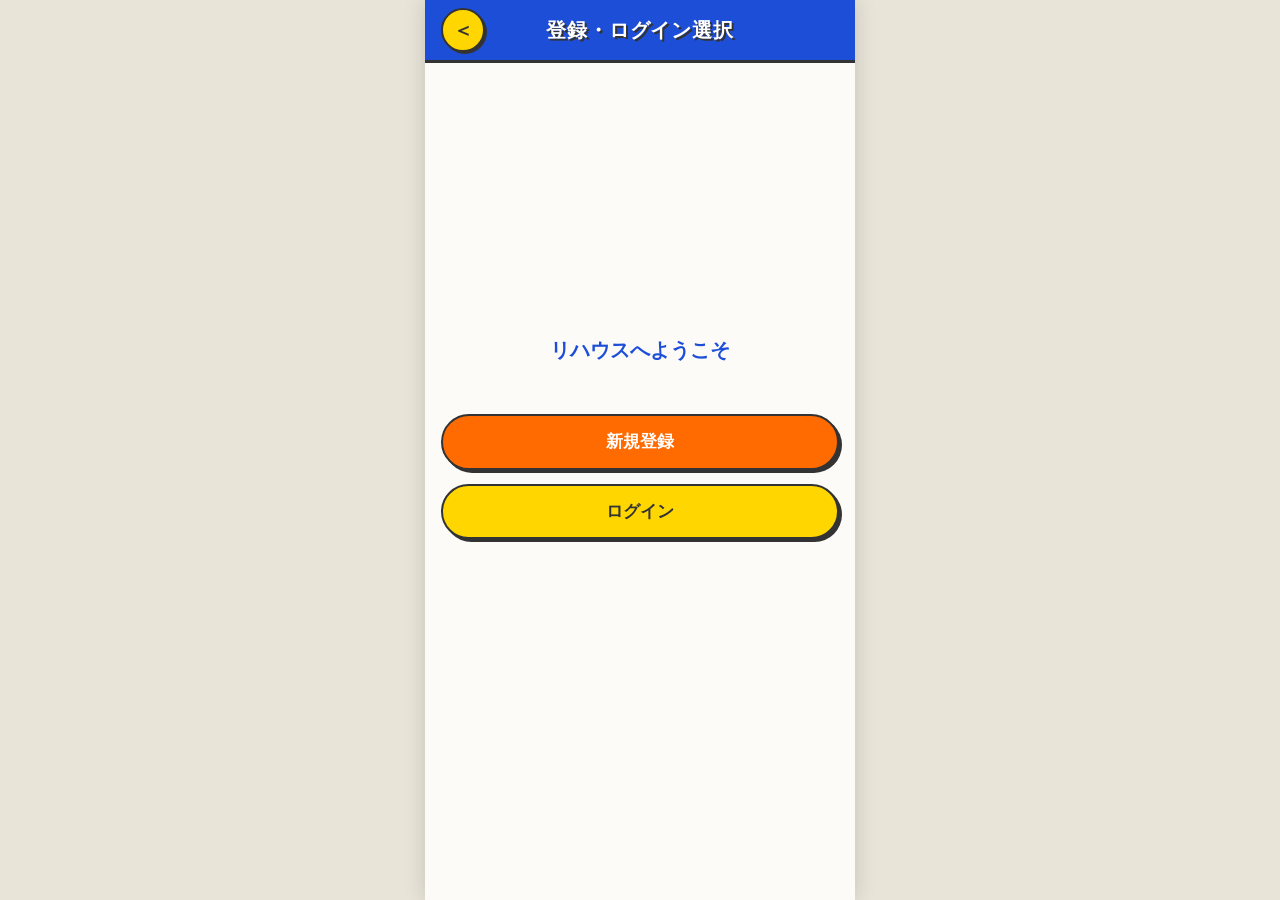
<file: auth-choice.html>
<!DOCTYPE html>
<html lang="ja">
<head>
  <meta charset="UTF-8">
  <meta name="viewport" content="width=device-width, initial-scale=1.0">
  <title>登録・ログイン選択 - リハウス</title>
  <link rel="stylesheet" href="./style.css">
</head>
<body>
  <div class="app-container">
    <header class="app-header">
      <a href="./index.html" class="back-btn">＜</a>
      <h1>登録・ログイン選択</h1>
      <div class="header-placeholder"></div>
    </header>

    <main class="app-content" style="display: flex; flex-direction: column; justify-content: center; min-height: 70vh;">
      <h2 style="text-align: center; margin-bottom: 30px; font-size: 20px;">リハウスへようこそ</h2>
      <div class="btn-group">
        <a href="./register.html" class="btn">新規登録</a>
        <a href="./mypage.html" class="btn btn-secondary">ログイン</a>
      </div>
    </main>
  </div>
  <script src="./script.js"></script>
</body>
</html>
</file>
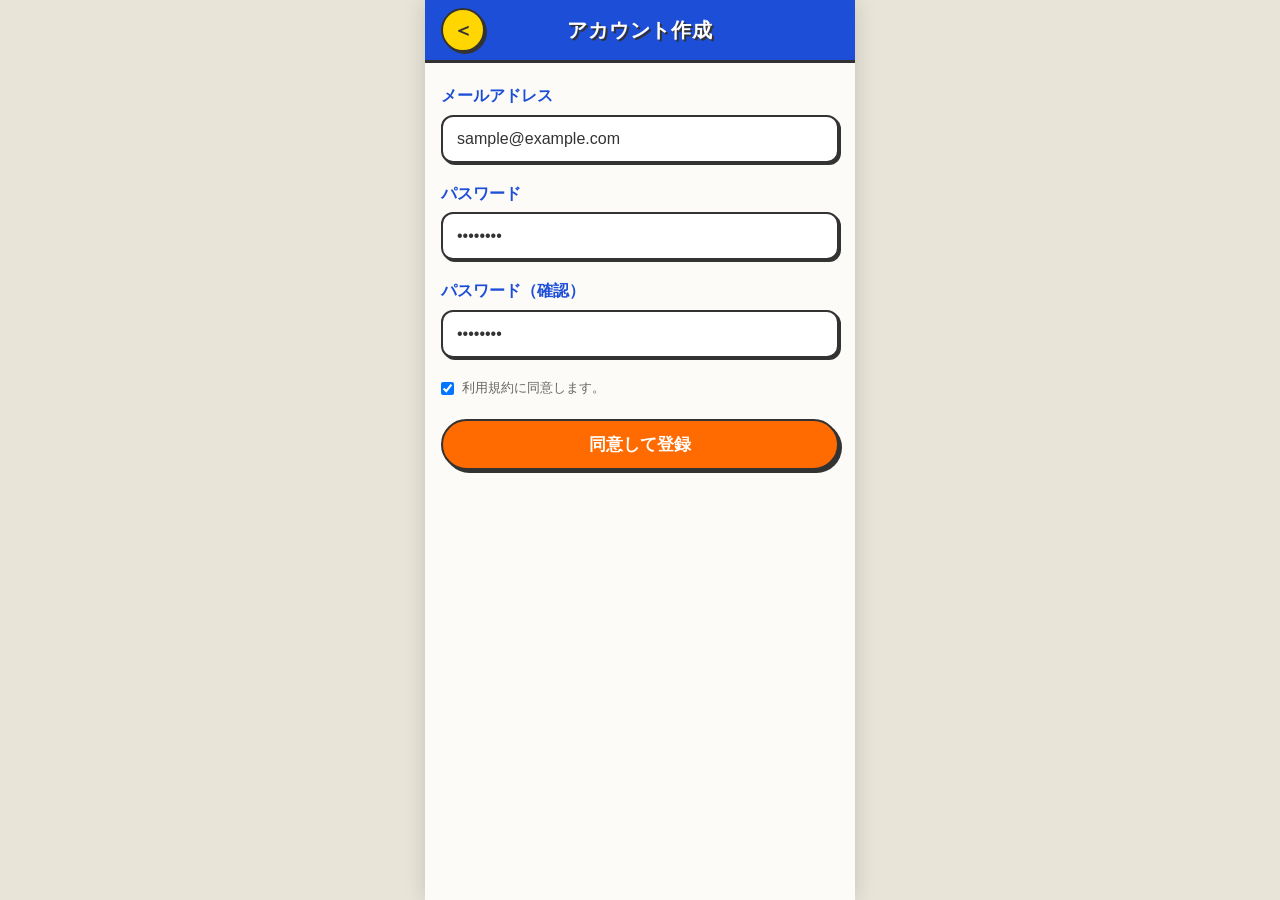
<file: register.html>
<!DOCTYPE html>
<html lang="ja">
<head>
  <meta charset="UTF-8">
  <meta name="viewport" content="width=device-width, initial-scale=1.0">
  <title>アカウント作成 - リハウス</title>
  <link rel="stylesheet" href="./style.css">
</head>
<body>
  <div class="app-container">
    <header class="app-header">
      <a href="./auth-choice.html" class="back-btn">＜</a>
      <h1>アカウント作成</h1>
      <div class="header-placeholder"></div>
    </header>

    <main class="app-content">
      <form onsubmit="event.preventDefault(); window.location.href='./profile-setup.html';">
        <div class="form-group">
          <label>メールアドレス</label>
          <input type="email" class="form-input" placeholder="メールアドレスを入力する" value="sample@example.com" required>
        </div>
        <div class="form-group">
          <label>パスワード</label>
          <input type="password" class="form-input" placeholder="パスワードを入力する" value="********" required>
        </div>
        <div class="form-group">
          <label>パスワード（確認）</label>
          <input type="password" class="form-input" placeholder="パスワードを再入力してください" value="********" required>
        </div>
        
        <div style="margin: 20px 0; font-size: 13px; color: #666666; display: flex; align-items: center; gap: 8px;">
          <input type="checkbox" id="terms" checked required>
          <label for="terms" style="margin-bottom: 0;">利用規約に同意します。</label>
        </div>

        <button type="submit" class="btn">同意して登録</button>
      </form>
    </main>
  </div>
  <script src="./script.js"></script>
</body>
</html>
</file>
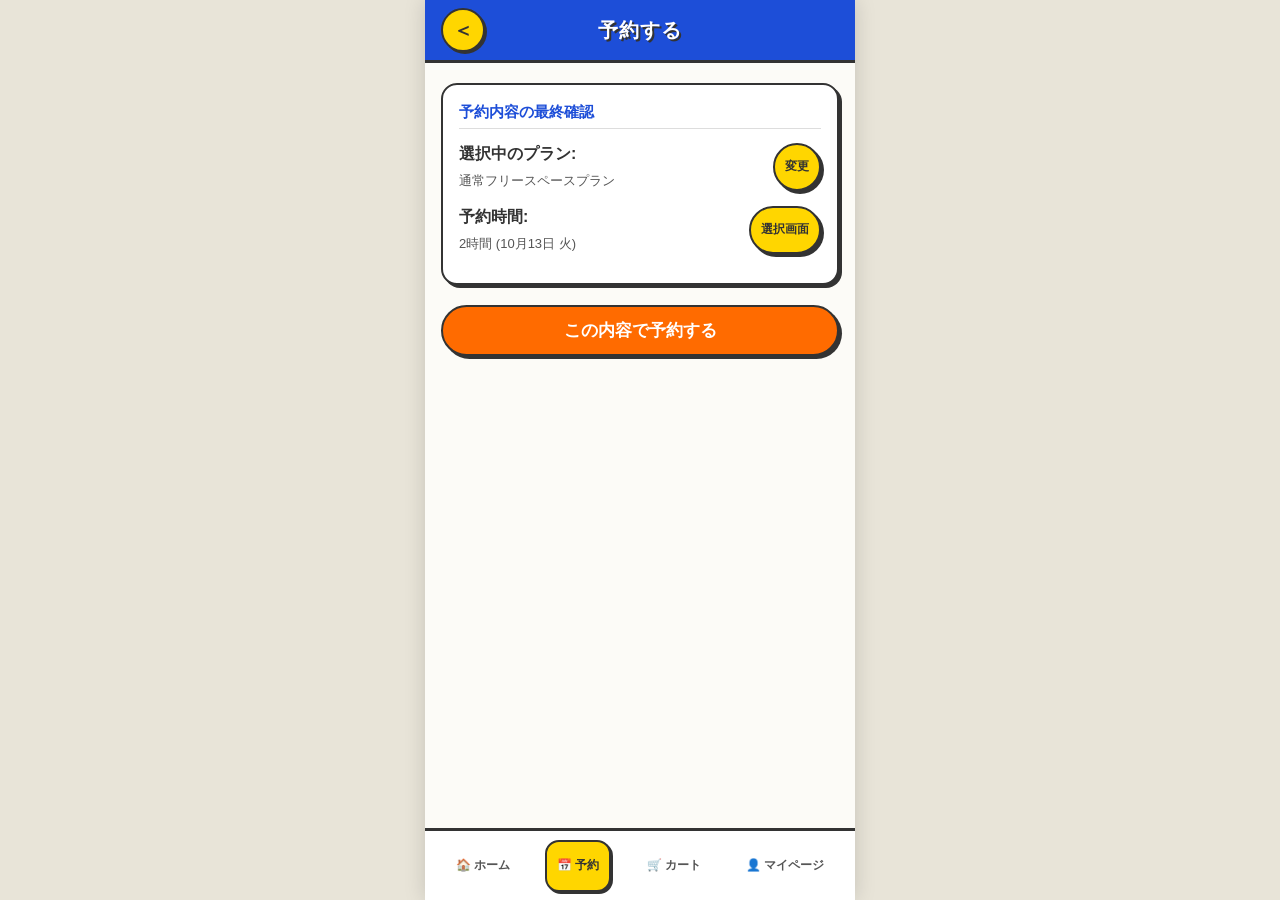
<file: reserve-confirm.html>
<!DOCTYPE html>
<html lang="ja">
<head>
  <meta charset="UTF-8">
  <meta name="viewport" content="width=device-width, initial-scale=1.0">
  <title>予約確認 - リハウス</title>
  <link rel="stylesheet" href="./style.css">
</head>
<body>
  <div class="app-container">
    <header class="app-header">
      <a href="./reserve-time.html" class="back-btn">＜</a>
      <h1>予約する</h1>
      <div class="header-placeholder"></div>
    </header>

    <main class="app-content">
      <div id="success-alert" class="alert-box" style="display: none;">
        予約が完了しました！！
      </div>

      <div class="card">
        <h3 style="font-size: 15px; margin-bottom: 12px; border-bottom: 1px solid #dddddd; padding-bottom: 6px;">予約内容の最終確認</h3>
        
        <div style="margin-bottom: 12px; display: flex; justify-content: space-between; align-items: center;">
          <div>
            <strong>選択中のプラン:</strong><br>
            <span id="confirm-plan" style="font-size: 13px; color: #555555;">通常プラン / シアタールーム</span>
          </div>
          <a href="./reserve-plan.html" class="btn btn-secondary" style="width: auto; padding: 4px 10px; font-size: 12px;">変更</a>
        </div>

        <div style="margin-bottom: 12px; display: flex; justify-content: space-between; align-items: center;">
          <div>
            <strong>予約時間:</strong><br>
            <span id="confirm-time" style="font-size: 13px; color: #555555;">2時間 (10月13日 火)</span>
          </div>
          <a href="./reserve-time.html" class="btn btn-secondary" style="width: auto; padding: 4px 10px; font-size: 12px;">選択画面</a>
        </div>
      </div>

      <button onclick="document.getElementById('success-alert').style.display='block'; setTimeout(() => { window.location.href='./index.html'; }, 1500);" class="btn" style="margin-top: 20px;">この内容で予約する</button>
    </main>

    <nav class="bottom-nav">
      <a href="./index.html" class="nav-item">🏠 ホーム</a>
      <a href="./reserve-date.html" class="nav-item active">📅 予約</a>
      <a href="./cart.html" class="nav-item">🛒 カート</a>
      <a href="./mypage.html" class="nav-item">👤 マイページ</a>
    </nav>
  </div>
  <script>
    document.addEventListener('DOMContentLoaded', () => {
      const selectedTime = localStorage.getItem('rehouse_time') || '2時間';
      document.getElementById('confirm-time').innerText = selectedTime + ' (10月13日 火)';
      if (selectedTime.includes('セット')) {
        document.getElementById('confirm-plan').innerText = 'シアタールーム 2時間プラン (¥2,100)';
      } else {
        document.getElementById('confirm-plan').innerText = '通常フリースペースプラン';
      }
    });
  </script>
  <script src="./script.js"></script>
</body>
</html>
</file>
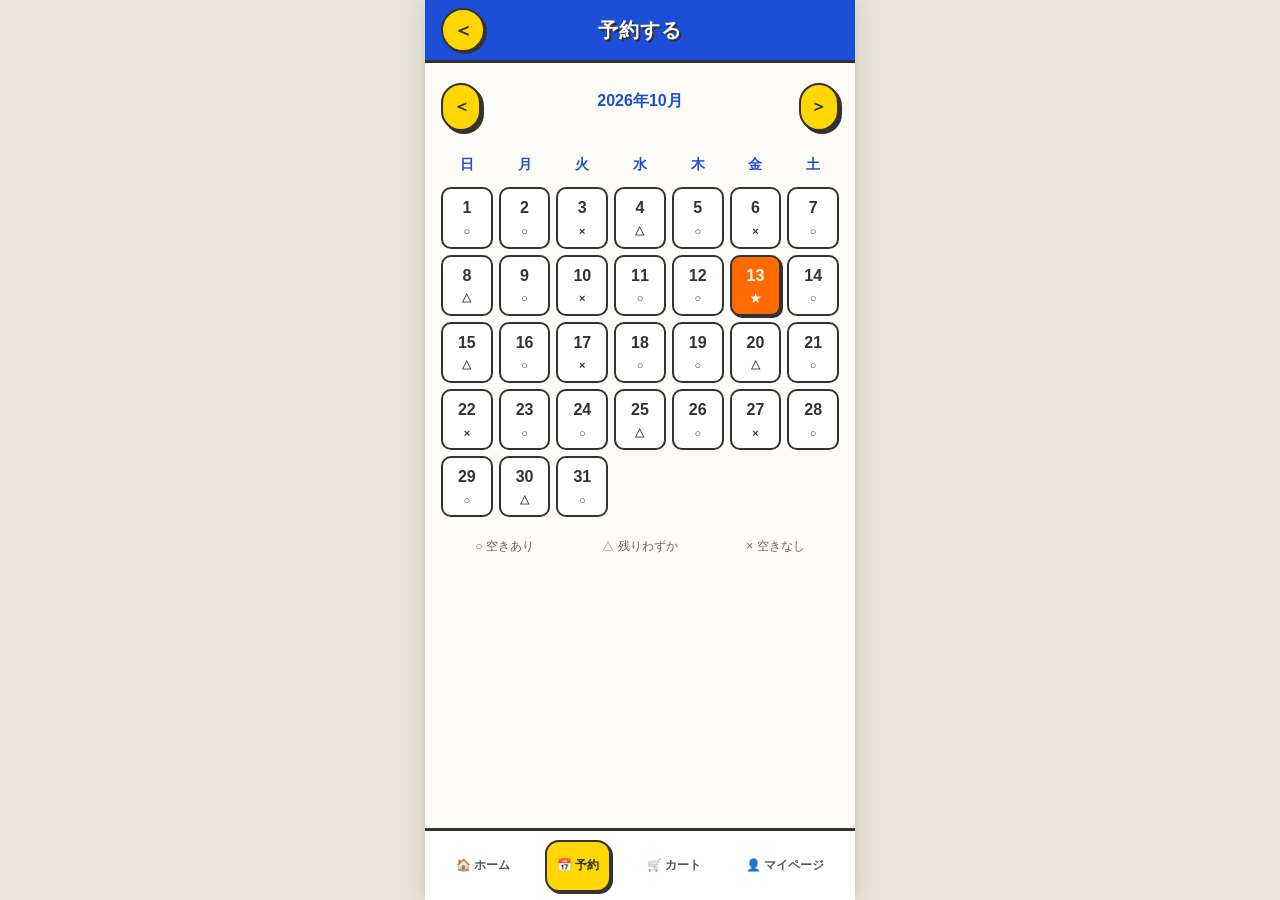
<file: reserve-date.html>
<!DOCTYPE html>
<html lang="ja">
<head>
  <meta charset="UTF-8">
  <meta name="viewport" content="width=device-width, initial-scale=1.0">
  <title>予約・日付選択 - リハウス</title>
  <link rel="stylesheet" href="./style.css">
</head>
<body>
  <div class="app-container">
    <header class="app-header">
      <a href="./index.html" class="back-btn">＜</a>
      <h1>予約する</h1>
      <div class="header-placeholder"></div>
    </header>

    <main class="app-content">
      <div style="display: flex; justify-content: space-between; align-items: center; margin-bottom: 16px;">
        <a href="./reserve-date.html" class="btn btn-secondary" style="width: 40px; padding: 6px;">＜</a>
        <h2 style="font-size: 16px;">2026年10月</h2>
        <a href="./reserve-date.html" class="btn btn-secondary" style="width: 40px; padding: 6px;">＞</a>
      </div>

      <div class="calendar-grid">
        <div class="calendar-day-header">日</div>
        <div class="calendar-day-header">月</div>
        <div class="calendar-day-header">火</div>
        <div class="calendar-day-header">水</div>
        <div class="calendar-day-header">木</div>
        <div class="calendar-day-header">金</div>
        <div class="calendar-day-header">土</div>

        <a href="./reserve-plan.html" class="calendar-cell">1<span class="calendar-status">○</span></a>
        <a href="./reserve-plan.html" class="calendar-cell">2<span class="calendar-status">○</span></a>
        <a href="./reserve-plan.html" class="calendar-cell">3<span class="calendar-status">×</span></a>
        <a href="./reserve-plan.html" class="calendar-cell">4<span class="calendar-status">△</span></a>
        <a href="./reserve-plan.html" class="calendar-cell">5<span class="calendar-status">○</span></a>
        <a href="./reserve-plan.html" class="calendar-cell">6<span class="calendar-status">×</span></a>
        <a href="./reserve-plan.html" class="calendar-cell">7<span class="calendar-status">○</span></a>

        <a href="./reserve-plan.html" class="calendar-cell">8<span class="calendar-status">△</span></a>
        <a href="./reserve-plan.html" class="calendar-cell">9<span class="calendar-status">○</span></a>
        <a href="./reserve-plan.html" class="calendar-cell">10<span class="calendar-status">×</span></a>
        <a href="./reserve-plan.html" class="calendar-cell">11<span class="calendar-status">○</span></a>
        <a href="./reserve-plan.html" class="calendar-cell">12<span class="calendar-status">○</span></a>
        <a href="./reserve-plan.html" class="calendar-cell selected">13<span class="calendar-status">★</span></a>
        <a href="./reserve-plan.html" class="calendar-cell">14<span class="calendar-status">○</span></a>

        <a href="./reserve-plan.html" class="calendar-cell">15<span class="calendar-status">△</span></a>
        <a href="./reserve-plan.html" class="calendar-cell">16<span class="calendar-status">○</span></a>
        <a href="./reserve-plan.html" class="calendar-cell">17<span class="calendar-status">×</span></a>
        <a href="./reserve-plan.html" class="calendar-cell">18<span class="calendar-status">○</span></a>
        <a href="./reserve-plan.html" class="calendar-cell">19<span class="calendar-status">○</span></a>
        <a href="./reserve-plan.html" class="calendar-cell">20<span class="calendar-status">△</span></a>
        <a href="./reserve-plan.html" class="calendar-cell">21<span class="calendar-status">○</span></a>

        <a href="./reserve-plan.html" class="calendar-cell">22<span class="calendar-status">×</span></a>
        <a href="./reserve-plan.html" class="calendar-cell">23<span class="calendar-status">○</span></a>
        <a href="./reserve-plan.html" class="calendar-cell">24<span class="calendar-status">○</span></a>
        <a href="./reserve-plan.html" class="calendar-cell">25<span class="calendar-status">△</span></a>
        <a href="./reserve-plan.html" class="calendar-cell">26<span class="calendar-status">○</span></a>
        <a href="./reserve-plan.html" class="calendar-cell">27<span class="calendar-status">×</span></a>
        <a href="./reserve-plan.html" class="calendar-cell">28<span class="calendar-status">○</span></a>

        <a href="./reserve-plan.html" class="calendar-cell">29<span class="calendar-status">○</span></a>
        <a href="./reserve-plan.html" class="calendar-cell">30<span class="calendar-status">△</span></a>
        <a href="./reserve-plan.html" class="calendar-cell">31<span class="calendar-status">○</span></a>
      </div>

      <div style="margin-top: 20px; font-size: 12px; color: #666666; display: flex; justify-content: space-around;">
        <span>○ 空きあり</span>
        <span>△ 残りわずか</span>
        <span>× 空きなし</span>
      </div>
    </main>

    <nav class="bottom-nav">
      <a href="./index.html" class="nav-item">🏠 ホーム</a>
      <a href="./reserve-date.html" class="nav-item active">📅 予約</a>
      <a href="./cart.html" class="nav-item">🛒 カート</a>
      <a href="./mypage.html" class="nav-item">👤 マイページ</a>
    </nav>
  </div>
  <script src="./script.js"></script>
</body>
</html>
</file>
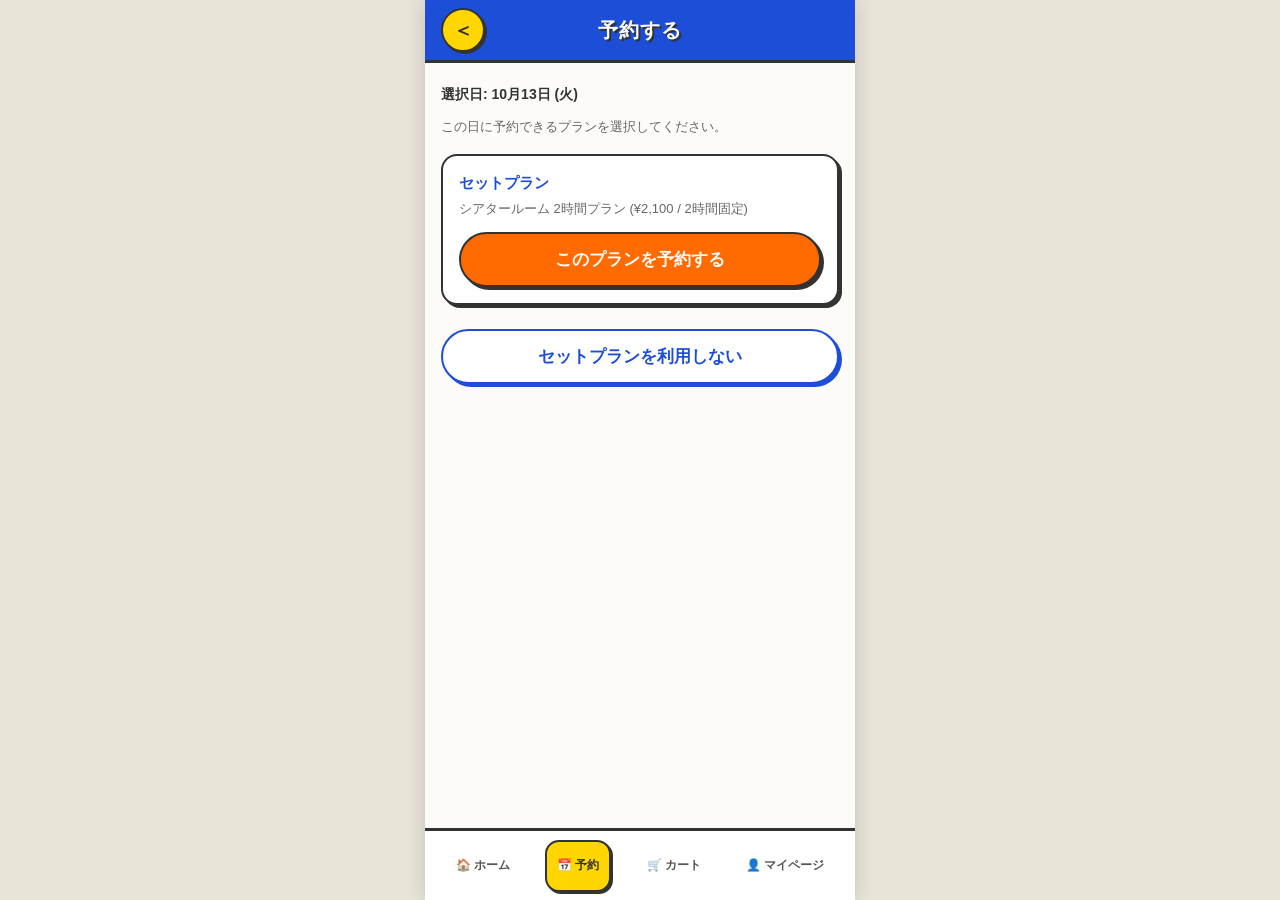
<file: reserve-plan.html>
<!DOCTYPE html>
<html lang="ja">
<head>
  <meta charset="UTF-8">
  <meta name="viewport" content="width=device-width, initial-scale=1.0">
  <title>予約・プラン選択 - リハウス</title>
  <link rel="stylesheet" href="./style.css">
</head>
<body>
  <div class="app-container">
    <header class="app-header">
      <a href="./reserve-date.html" class="back-btn">＜</a>
      <h1>予約する</h1>
      <div class="header-placeholder"></div>
    </header>

    <main class="app-content">
      <p style="font-size: 14px; margin-bottom: 12px; font-weight: bold;">選択日: 10月13日 (火)</p>
      <p style="font-size: 13px; color: #666666; margin-bottom: 16px;">この日に予約できるプランを選択してください。</p>

      <div class="card">
        <h3 style="font-size: 15px; margin-bottom: 6px;">セットプラン</h3>
        <p style="font-size: 13px; color: #666666; margin-bottom: 12px;">シアタールーム 2時間プラン (¥2,100 / 2時間固定)</p>
        <a href="./reserve-time.html?plan=set" class="btn">このプランを予約する</a>
      </div>

      <div style="margin-top: 24px;">
        <a href="./reserve-time.html?plan=normal" class="btn btn-outline">セットプランを利用しない</a>
      </div>
    </main>

    <nav class="bottom-nav">
      <a href="./index.html" class="nav-item">🏠 ホーム</a>
      <a href="./reserve-date.html" class="nav-item active">📅 予約</a>
      <a href="./cart.html" class="nav-item">🛒 カート</a>
      <a href="./mypage.html" class="nav-item">👤 マイページ</a>
    </nav>
  </div>
  <script src="./script.js"></script>
</body>
</html>
</file>
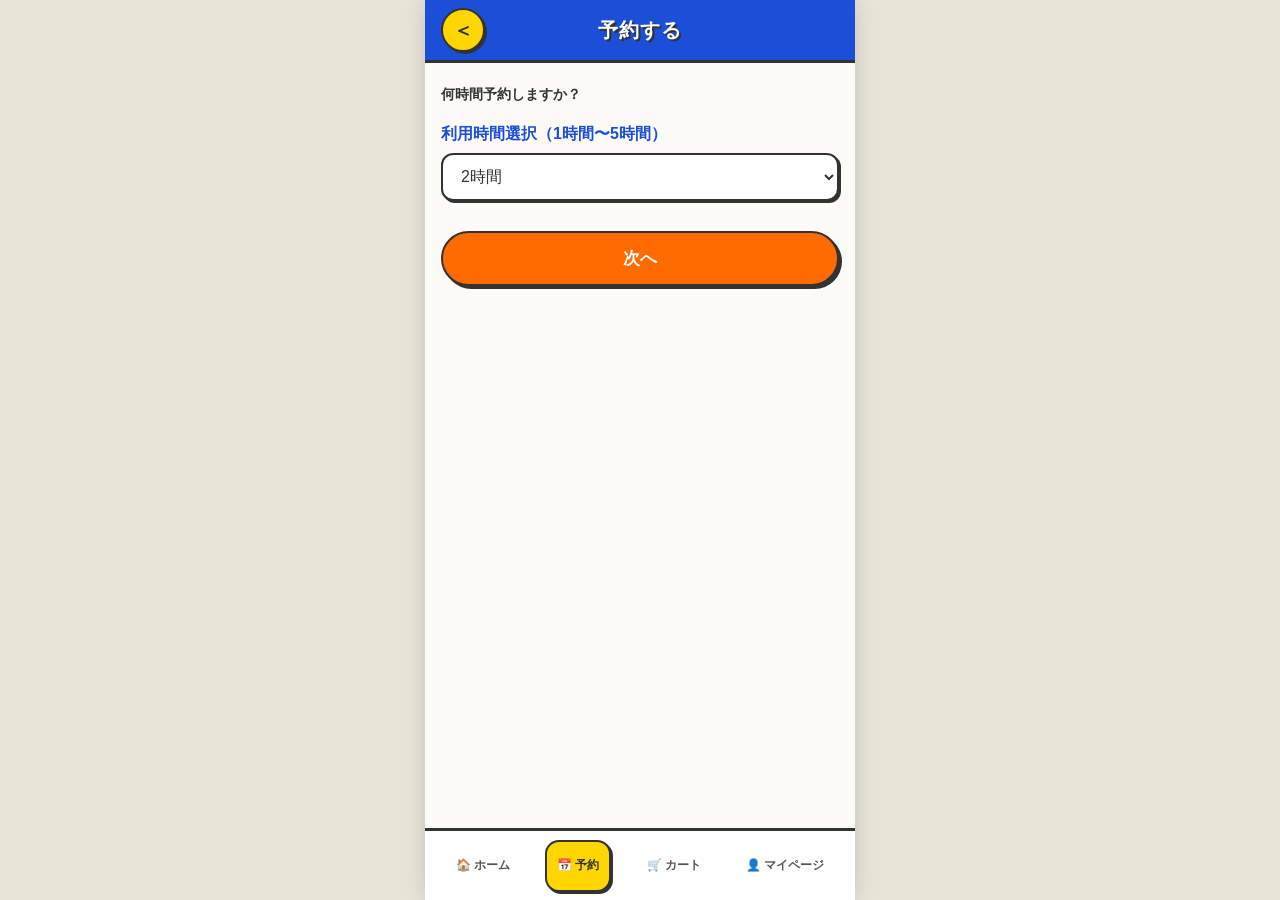
<file: reserve-time.html>
<!DOCTYPE html>
<html lang="ja">
<head>
  <meta charset="UTF-8">
  <meta name="viewport" content="width=device-width, initial-scale=1.0">
  <title>予約・時間選択 - リハウス</title>
  <link rel="stylesheet" href="./style.css">
</head>
<body>
  <div class="app-container">
    <header class="app-header">
      <a href="./reserve-plan.html" class="back-btn">＜</a>
      <h1>予約する</h1>
      <div class="header-placeholder"></div>
    </header>

    <main class="app-content">
      <p style="font-size: 14px; margin-bottom: 16px; font-weight: bold;">何時間予約しますか？</p>

      <div class="form-group">
        <label id="time-label">利用時間選択（1時間〜5時間）</label>
        <select id="time-select" class="form-input" onchange="localStorage.setItem('rehouse_time', this.value);">
          <option value="1時間">1時間</option>
          <option value="2時間" selected>2時間</option>
          <option value="3時間">3時間</option>
          <option value="4時間">4時間</option>
          <option value="5時間">5時間</option>
        </select>
      </div>

      <p id="plan-note" style="font-size: 12px; color: #666666; margin-bottom: 20px; display: none;">
        ※セットプラン（シアタールーム）は2時間固定となります。
      </p>

      <div style="margin-top: 30px;">
        <a href="./reserve-confirm.html" class="btn">次へ</a>
      </div>
    </main>

    <nav class="bottom-nav">
      <a href="./index.html" class="nav-item">🏠 ホーム</a>
      <a href="./reserve-date.html" class="nav-item active">📅 予約</a>
      <a href="./cart.html" class="nav-item">🛒 カート</a>
      <a href="./mypage.html" class="nav-item">👤 マイページ</a>
    </nav>
  </div>
  <script>
    const urlParams = new URLSearchParams(window.location.search);
    const select = document.getElementById('time-select');
    if (urlParams.get('plan') === 'set') {
      select.value = '2時間';
      select.disabled = true;
      document.getElementById('plan-note').style.display = 'block';
      localStorage.setItem('rehouse_time', '2時間 (シアタールームセット)');
    } else {
      localStorage.setItem('rehouse_time', select.value);
    }
  </script>
  <script src="./script.js"></script>
</body>
</html>
</file>
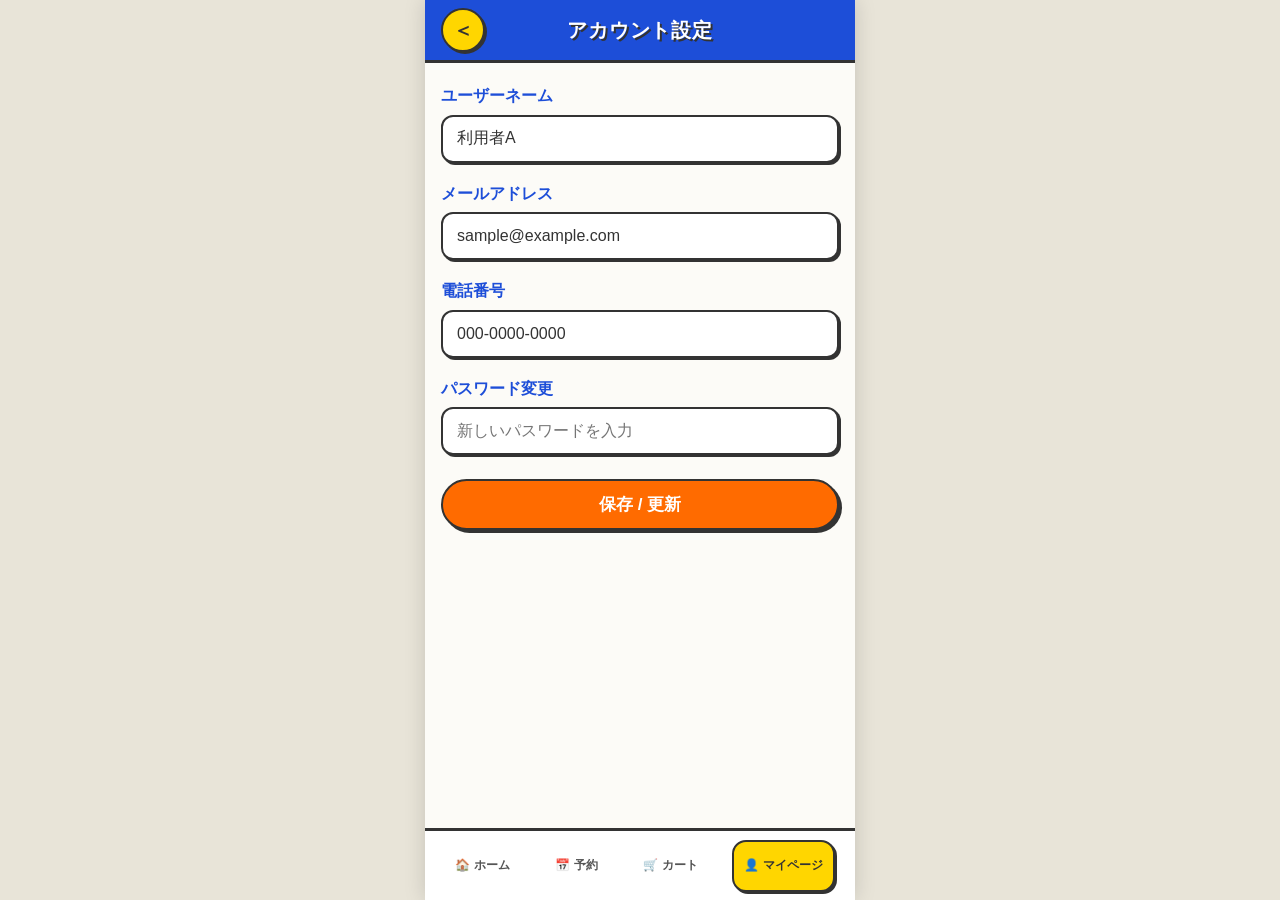
<file: settings.html>
<!DOCTYPE html>
<html lang="ja">
<head>
  <meta charset="UTF-8">
  <meta name="viewport" content="width=device-width, initial-scale=1.0">
  <title>アカウント設定 - リハウス</title>
  <link rel="stylesheet" href="./style.css">
</head>
<body>
  <div class="app-container">
    <header class="app-header">
      <a href="./mypage.html" class="back-btn">＜</a>
      <h1>アカウント設定</h1>
      <div class="header-placeholder"></div>
    </header>

    <main class="app-content">
      <form onsubmit="event.preventDefault(); window.location.href='./mypage.html';">
        <div class="form-group">
          <label>ユーザーネーム</label>
          <input type="text" class="form-input" value="利用者A">
        </div>

        <div class="form-group">
          <label>メールアドレス</label>
          <input type="email" class="form-input" value="sample@example.com">
        </div>

        <div class="form-group">
          <label>電話番号</label>
          <input type="tel" class="form-input" value="000-0000-0000">
        </div>

        <div class="form-group">
          <label>パスワード変更</label>
          <input type="password" class="form-input" placeholder="新しいパスワードを入力">
        </div>

        <button type="submit" class="btn" style="margin-top: 24px;">保存 / 更新</button>
      </form>
    </main>

    <nav class="bottom-nav">
      <a href="./index.html" class="nav-item">🏠 ホーム</a>
      <a href="./reserve-date.html" class="nav-item">📅 予約</a>
      <a href="./cart.html" class="nav-item">🛒 カート</a>
      <a href="./mypage.html" class="nav-item active">👤 マイページ</a>
    </nav>
  </div>
  <script src="./script.js"></script>
</body>
</html>
</file>
<file: style.css>
/* リハウス アプリ共通スタイル（レトロポップ・デザイン適用版） */
:root {
  /* メインの色（見出し・上の帯） */
  --color-primary: #1D4ED8;
  /* 強調の色（主なボタン） */
  --color-accent: #FF6B00;
  /* 背景の色 */
  --color-bg: #FCFBF7;
  /* 文字の色 */
  --color-text: #333333;

  /* レトロ・派手な表現のための補助カラー */
  --color-surface: #FFFFFF;
  --color-border: #333333;
  --color-yellow: #FFD600;
  --color-muted: #555555;
  --color-disabled: #E5E2D9;

  /* 共通サイズ・装飾 */
  --font-size-base: 16px;
  --btn-height: 48px;
  --radius-round: 9999px;
  --radius-card: 16px;
  --shadow-retro: 3px 3px 0px #333333;
  --shadow-retro-sm: 2px 2px 0px #333333;
}

* {
  box-sizing: border-box;
  margin: 0;
  padding: 0;
  font-family: "Hiragino Maru Gothic ProN", "Rounded Mplus 1c", -apple-system, BlinkMacSystemFont, "Segoe UI", Roboto, sans-serif;
  -webkit-tap-highlight-color: transparent;
}

body {
  background-color: #E8E4D8;
  color: var(--color-text);
  font-size: var(--font-size-base);
  line-height: 1.6;
  display: flex;
  justify-content: center;
  align-items: flex-start;
  min-height: 100vh;
}

.app-container {
  width: 100%;
  max-width: 430px;
  min-height: 100vh;
  background-color: var(--color-bg);
  display: flex;
  flex-direction: column;
  position: relative;
  box-shadow: 0 0 20px rgba(0, 0, 0, 0.15);
  padding-bottom: 88px;
}

/* 上の帯（メインカラー） */
.app-header {
  min-height: 60px;
  background-color: var(--color-primary);
  color: var(--color-surface);
  border-bottom: 3px solid var(--color-border);
  display: flex;
  align-items: center;
  justify-content: space-between;
  padding: 8px 16px;
  position: sticky;
  top: 0;
  z-index: 100;
}

.app-header h1 {
  font-size: 20px;
  font-weight: 900;
  color: var(--color-surface);
  letter-spacing: 0.04em;
  text-shadow: 2px 2px 0px var(--color-border);
}

/* 戻るボタン（スマホで押しやすい44px以上の円形） */
.back-btn {
  text-decoration: none;
  color: var(--color-text);
  background-color: var(--color-yellow);
  border: 2px solid var(--color-border);
  box-shadow: var(--shadow-retro-sm);
  border-radius: 50%;
  font-size: 20px;
  font-weight: bold;
  width: 44px;
  height: 44px;
  display: inline-flex;
  align-items: center;
  justify-content: center;
  flex-shrink: 0;
  transition: transform 0.1s ease;
}

.back-btn:active {
  transform: translate(2px, 2px);
  box-shadow: none;
}

.header-placeholder {
  width: 44px;
  flex-shrink: 0;
}

.app-content {
  padding: 20px 16px;
  flex: 1;
}

/* 見出しスタイル */
.app-content h2,
.app-content h3 {
  color: var(--color-primary);
  font-weight: 900;
  margin-bottom: 12px;
  line-height: 1.4;
}

.app-content h2 {
  font-size: 20px;
}

.app-content h3 {
  font-size: 18px;
}

/* ボタン（角丸・高さ44px以上・強調カラー） */
.btn {
  display: flex;
  align-items: center;
  justify-content: center;
  gap: 8px;
  width: 100%;
  min-height: var(--btn-height);
  padding: 12px 20px;
  background-color: var(--color-accent);
  color: var(--color-surface);
  text-align: center;
  text-decoration: none;
  border-radius: var(--radius-round);
  border: 2px solid var(--color-border);
  box-shadow: var(--shadow-retro);
  font-size: 17px;
  font-weight: 800;
  cursor: pointer;
  transition: transform 0.1s ease, box-shadow 0.1s ease;
}

.btn:active {
  transform: translate(3px, 3px);
  box-shadow: none;
}

.btn-secondary {
  background-color: var(--color-yellow);
  color: var(--color-text);
}

.btn-outline {
  background-color: var(--color-surface);
  color: var(--color-primary);
  border: 2px solid var(--color-primary);
  box-shadow: 3px 3px 0px var(--color-primary);
}

.btn-outline:active {
  transform: translate(3px, 3px);
  box-shadow: none;
}

.btn-group {
  display: flex;
  flex-direction: column;
  gap: 14px;
  margin-top: 20px;
}

/* フォーム（スマホ入力時に自動ズームされない16px以上を確保） */
.form-group {
  margin-bottom: 18px;
}

.form-group label {
  display: block;
  font-size: 16px;
  margin-bottom: 6px;
  color: var(--color-primary);
  font-weight: 800;
}

.form-input {
  width: 100%;
  min-height: 48px;
  padding: 10px 14px;
  background-color: var(--color-surface);
  color: var(--color-text);
  border: 2px solid var(--color-border);
  border-radius: 12px;
  font-size: 16px;
  box-shadow: var(--shadow-retro-sm);
}

.form-input:focus {
  outline: none;
  border-color: var(--color-primary);
  background-color: #FFFDF5;
}

/* カード */
.card {
  background-color: var(--color-surface);
  border: 2px solid var(--color-border);
  border-radius: var(--radius-card);
  box-shadow: var(--shadow-retro);
  padding: 16px;
  margin-bottom: 18px;
}

.img-placeholder {
  width: 100%;
  height: 150px;
  background-color: #EEF2FF;
  color: var(--color-primary);
  border: 2px dashed var(--color-primary);
  display: flex;
  align-items: center;
  justify-content: center;
  font-size: 16px;
  font-weight: bold;
  border-radius: 12px;
  margin-bottom: 12px;
  overflow: hidden;
  text-align: center;
  padding: 8px;
}

.img-placeholder img {
  width: 100%;
  height: 100%;
  object-fit: cover;
}

/* 下部ナビゲーション（スマホ固定表示・アイコン対応） */
.bottom-nav {
  position: fixed;
  bottom: 0;
  left: 50%;
  transform: translateX(-50%);
  width: 100%;
  max-width: 430px;
  height: 72px;
  background-color: var(--color-surface);
  border-top: 3px solid var(--color-border);
  display: flex;
  justify-content: space-around;
  align-items: center;
  padding: 4px 8px;
  z-index: 100;
}

.nav-item {
  display: flex;
  flex-direction: column;
  align-items: center;
  justify-content: center;
  gap: 2px;
  min-width: 64px;
  min-height: 52px;
  padding: 4px 10px;
  border-radius: 14px;
  text-decoration: none;
  color: var(--color-muted);
  font-size: 12px;
  font-weight: 700;
  transition: background-color 0.15s ease;
}

/* Material Symbols / 絵文字のサイズ調整 */
.nav-item .material-symbols-outlined,
.nav-item .material-icons {
  font-size: 24px;
  line-height: 1;
}

.nav-item.active {
  background-color: var(--color-yellow);
  color: var(--color-text);
  border: 2px solid var(--color-border);
  box-shadow: var(--shadow-retro-sm);
  font-weight: 900;
}

/* 商品・リストアイテム */
.product-item {
  display: flex;
  gap: 14px;
  padding: 14px 0;
  border-bottom: 2px dashed #D6D3C9;
  align-items: center;
}

.product-item:last-child {
  border-bottom: none;
}

.product-img {
  width: 68px;
  height: 68px;
  background-color: #EEF2FF;
  border: 2px solid var(--color-border);
  border-radius: 12px;
  display: flex;
  align-items: center;
  justify-content: center;
  font-size: 12px;
  font-weight: bold;
  color: var(--color-primary);
  flex-shrink: 0;
  overflow: hidden;
}

.product-img img {
  width: 100%;
  height: 100%;
  object-fit: cover;
}

.product-info {
  flex: 1;
}

.product-name {
  font-weight: 800;
  font-size: 17px;
  color: var(--color-text);
}

.product-price {
  font-size: 16px;
  font-weight: 800;
  color: var(--color-accent);
  margin-top: 4px;
}

/* カテゴリータブ（高さ44px以上の丸ボタン） */
.category-tabs {
  display: flex;
  gap: 10px;
  margin-bottom: 18px;
  overflow-x: auto;
  padding: 4px 2px 8px;
}

.tab-btn {
  display: inline-flex;
  align-items: center;
  justify-content: center;
  gap: 4px;
  min-height: 44px;
  padding: 8px 18px;
  background-color: var(--color-surface);
  color: var(--color-text);
  border: 2px solid var(--color-border);
  box-shadow: var(--shadow-retro-sm);
  border-radius: var(--radius-round);
  font-size: 16px;
  text-decoration: none;
  white-space: nowrap;
  font-weight: 700;
}

.tab-btn.active {
  background-color: var(--color-primary);
  color: var(--color-surface);
  font-weight: 800;
}

/* カレンダー（スマホでタップしやすいサイズ） */
.calendar-grid {
  display: grid;
  grid-template-columns: repeat(7, 1fr);
  gap: 6px;
  text-align: center;
  margin-top: 12px;
}

.calendar-day-header {
  font-size: 14px;
  font-weight: 900;
  color: var(--color-primary);
  padding: 6px 0;
}

.calendar-cell {
  min-height: 46px;
  padding: 6px 2px;
  background-color: var(--color-surface);
  border: 2px solid var(--color-border);
  border-radius: 10px;
  font-size: 16px;
  font-weight: 700;
  cursor: pointer;
  text-decoration: none;
  color: var(--color-text);
  display: flex;
  flex-direction: column;
  align-items: center;
  justify-content: center;
}

.calendar-cell.selected {
  background-color: var(--color-accent);
  color: var(--color-surface);
  box-shadow: var(--shadow-retro-sm);
  font-weight: 900;
}

.calendar-status {
  font-size: 11px;
  font-weight: bold;
  display: block;
  margin-top: 2px;
}

/* お知らせ・アラート枠 */
.alert-box {
  background-color: var(--color-yellow);
  border: 2px solid var(--color-border);
  box-shadow: var(--shadow-retro-sm);
  color: var(--color-text);
  padding: 14px 16px;
  border-radius: 14px;
  margin-bottom: 18px;
  font-size: 16px;
  font-weight: 800;
  text-align: center;
}

/* スタンプカード */
.stamp-grid {
  display: grid;
  grid-template-columns: repeat(5, 1fr);
  gap: 10px;
  margin: 14px 0;
}

.stamp-slot {
  width: 100%;
  aspect-ratio: 1;
  background-color: var(--color-bg);
  border: 2px dashed var(--color-primary);
  border-radius: 50%;
  display: flex;
  align-items: center;
  justify-content: center;
  font-size: 15px;
  font-weight: 800;
  color: var(--color-primary);
}

.stamp-slot.stamped {
  background-color: var(--color-accent);
  color: var(--color-surface);
  border: 2px solid var(--color-border);
  box-shadow: var(--shadow-retro-sm);
  font-size: 18px;
}

/* Material Symbols アイコン共通補助 */
.material-symbols-outlined {
  vertical-align: middle;
  font-size: 1.25em;
}
</file>
